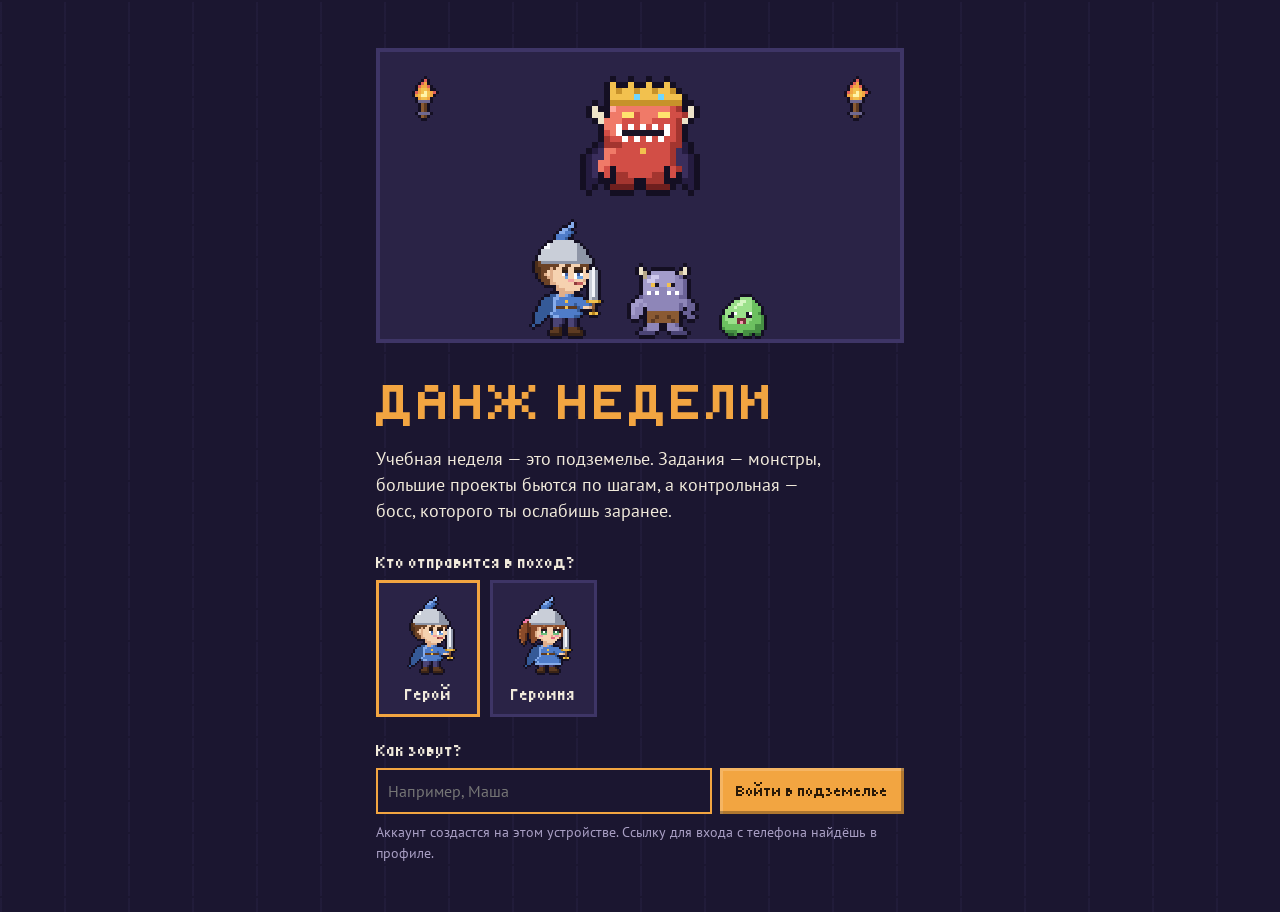
<file: frontend/index.html>
<!doctype html>
<html lang="ru">
<head>
  <meta charset="utf-8">
  <meta name="viewport" content="width=device-width, initial-scale=1, viewport-fit=cover">
  <meta name="theme-color" content="#1B1630">
  <title>Данж недели</title>
  <link rel="manifest" href="manifest.webmanifest">
  <link rel="apple-touch-icon" href="icons/apple-touch-icon.png">
  <meta name="apple-mobile-web-app-capable" content="yes">
  <link rel="stylesheet" href="css/fonts.css">
  <link rel="stylesheet" href="css/style.css?v=9">
  <link rel="icon" href="data:image/svg+xml,%3Csvg xmlns='http://www.w3.org/2000/svg' viewBox='0 0 7 8' shape-rendering='crispEdges'%3E%3Crect x='3' y='0' width='1' height='1' fill='%23F2A541'/%3E%3Crect x='2' y='1' width='3' height='1' fill='%23F2A541'/%3E%3Crect x='3' y='1' width='1' height='1' fill='%23F2C14E'/%3E%3Crect x='1' y='2' width='5' height='1' fill='%23F2A541'/%3E%3Crect x='2' y='2' width='3' height='1' fill='%23F2C14E'/%3E%3Crect x='2' y='3' width='3' height='1' fill='%23F2A541'/%3E%3Crect x='3' y='4' width='1' height='4' fill='%238A5A33'/%3E%3C/svg%3E">
</head>
<body>
  <!-- Экран входа -->
  <main id="welcome" class="welcome" hidden>
    <div class="welcome-art" id="welcome-art"></div>
    <h1 class="welcome-title">Данж недели</h1>
    <p class="welcome-lead">Учебная неделя — это подземелье. Задания — монстры, большие проекты бьются по шагам, а контрольная — босс, которого ты ослабишь заранее.</p>
    <form id="welcome-form" class="welcome-form">
      <fieldset class="gender-pick">
        <legend>Кто отправится в поход?</legend>
        <label class="gender-opt"><input type="radio" name="gender" value="m" checked><span id="pick-m"></span>Герой</label>
        <label class="gender-opt"><input type="radio" name="gender" value="f"><span id="pick-f"></span>Героиня</label>
      </fieldset>
      <label for="hero-name">Как зовут?</label>
      <div class="row">
        <input id="hero-name" name="name" maxlength="40" autocomplete="nickname" placeholder="Например, Маша" required>
        <button class="btn btn-torch" type="submit">Войти в подземелье</button>
      </div>
      <p class="hint">Аккаунт создастся на этом устройстве. Ссылку для входа с телефона найдёшь в профиле.</p>
    </form>
  </main>

  <!-- Основной экран -->
  <div id="app" class="app" hidden>
    <header class="hero-bar">
      <button class="hero-card" id="open-profile" type="button" aria-label="Профиль героя">
        <span id="hero-avatar" class="hero-avatar"></span>
        <span class="hero-meta">
          <span class="hero-name" id="hero-name-label"></span>
          <span class="hero-level"><span id="hero-level"></span> уровень</span>
          <span class="xp-bar" aria-hidden="true"><span id="xp-fill"></span></span>
        </span>
      </button>
      <nav class="hero-actions" aria-label="Герой">
        <button type="button" class="act-btn" id="open-skills"><span id="skills-icon"></span>Навыки</button>
        <button type="button" class="act-btn" id="open-gear"><span id="gear-icon"></span>Снаряжение</button>
      </nav>
      <div class="bar-right">
        <button type="button" class="sound-btn" id="sound-btn" aria-pressed="false" title="Звук">Звук выкл</button>
        <div class="stamina" id="stamina"></div>
      </div>
    </header>

    <div class="layout">
      <section class="side">
        <article class="scroll" id="guide" aria-live="polite"></article>

        <form class="quick-add" id="quick-add">
          <label for="phrase">Что задали?</label>
          <div class="row">
            <input id="phrase" maxlength="500" autocomplete="off"
                   placeholder="в пятницу контрольная по алгебре, а в среду доклад по истории">
            <button class="btn btn-torch" type="submit">Разобрать</button>
          </div>
          <button class="link-btn" type="button" id="manual-add">Добавить вручную</button>
        </form>

        <div id="drafts" class="drafts" hidden></div>

        <section id="fog" class="fog-zone" hidden>
          <h2>Туман</h2>
          <p class="hint">Срок прошёл — это не провал. Назначь новую дату, и монстр вернётся на карту.</p>
          <ul id="fog-list" class="plain-list"></ul>
        </section>

        <section id="ahead" class="ahead" hidden>
          <h2>Впереди</h2>
          <ul id="ahead-list" class="plain-list"></ul>
        </section>

        <section id="week" class="week" hidden>
          <h2>Итоги недели</h2>
          <dl id="week-stats" class="week-stats"></dl>
          <p id="week-note" class="hint"></p>
          <div id="trophy-list" class="trophy-list"></div>
        </section>
      </section>

      <section class="map" aria-label="Неделя">
        <header class="map-head">
          <h2 class="map-title">Неделя</h2>
          <div class="view-switch" role="group" aria-label="Вид">
            <button type="button" data-view="trail" aria-pressed="true">Поход</button>
            <button type="button" data-view="calendar" aria-pressed="false">Календарь</button>
          </div>
        </header>
        <div id="trail" class="trail"></div>
        <ol id="rooms" class="rooms" hidden></ol>
      </section>
    </div>
  </div>

  <!-- Проверка заданий на телефоне -->
  <dialog id="drafts-sheet" class="sheet drafts-sheet" aria-label="Проверь, что записать">
    <div id="drafts-sheet-body"></div>
  </dialog>

  <!-- Карточка монстра -->
  <dialog id="monster" class="sheet">
    <div id="monster-body"></div>
  </dialog>

  <!-- Снаряжение -->
  <dialog id="profile" class="sheet">
    <div id="profile-body"></div>
  </dialog>

  <dialog id="skills" class="sheet">
    <div id="skills-body"></div>
  </dialog>

  <dialog id="gear" class="sheet">
    <div id="gear-body"></div>
  </dialog>

  <div id="toasts" class="toasts" aria-live="polite"></div>

  <script type="module" src="js/app.js?v=9"></script>
</body>
</html>
</file>
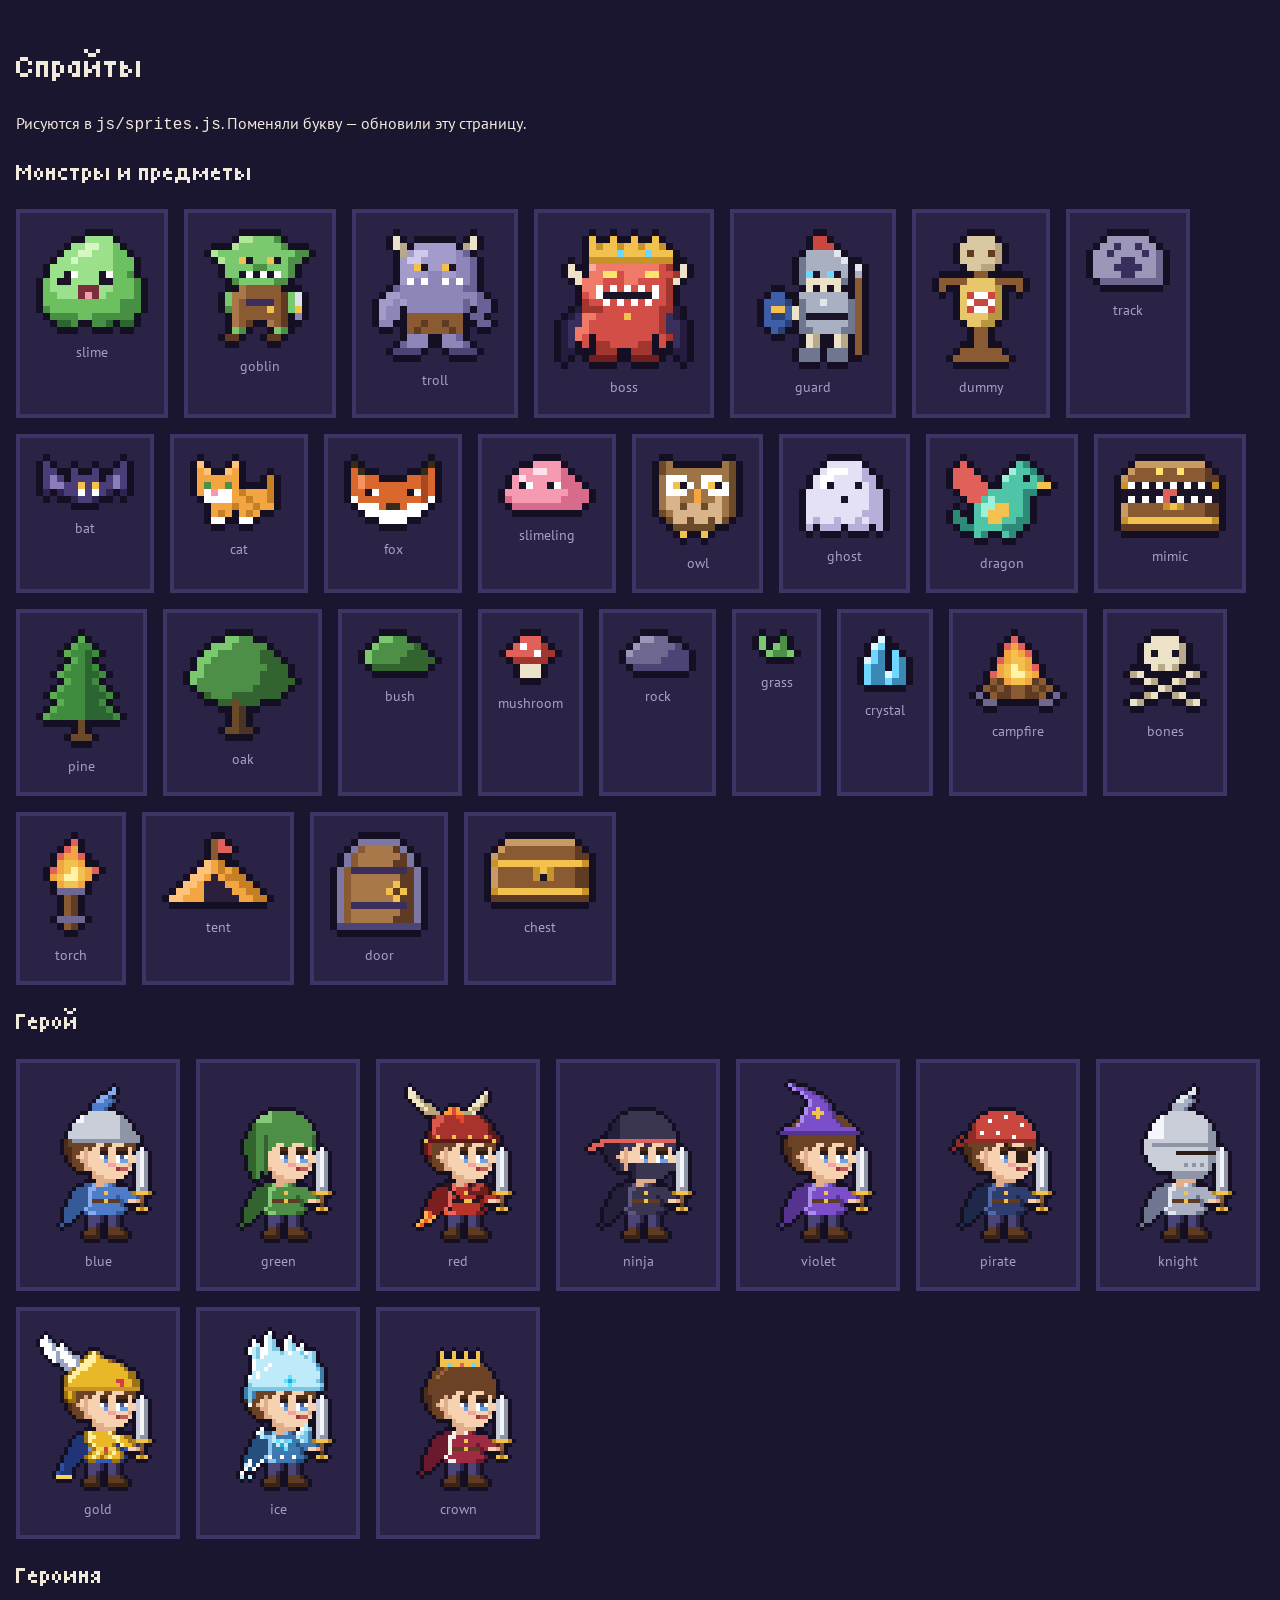
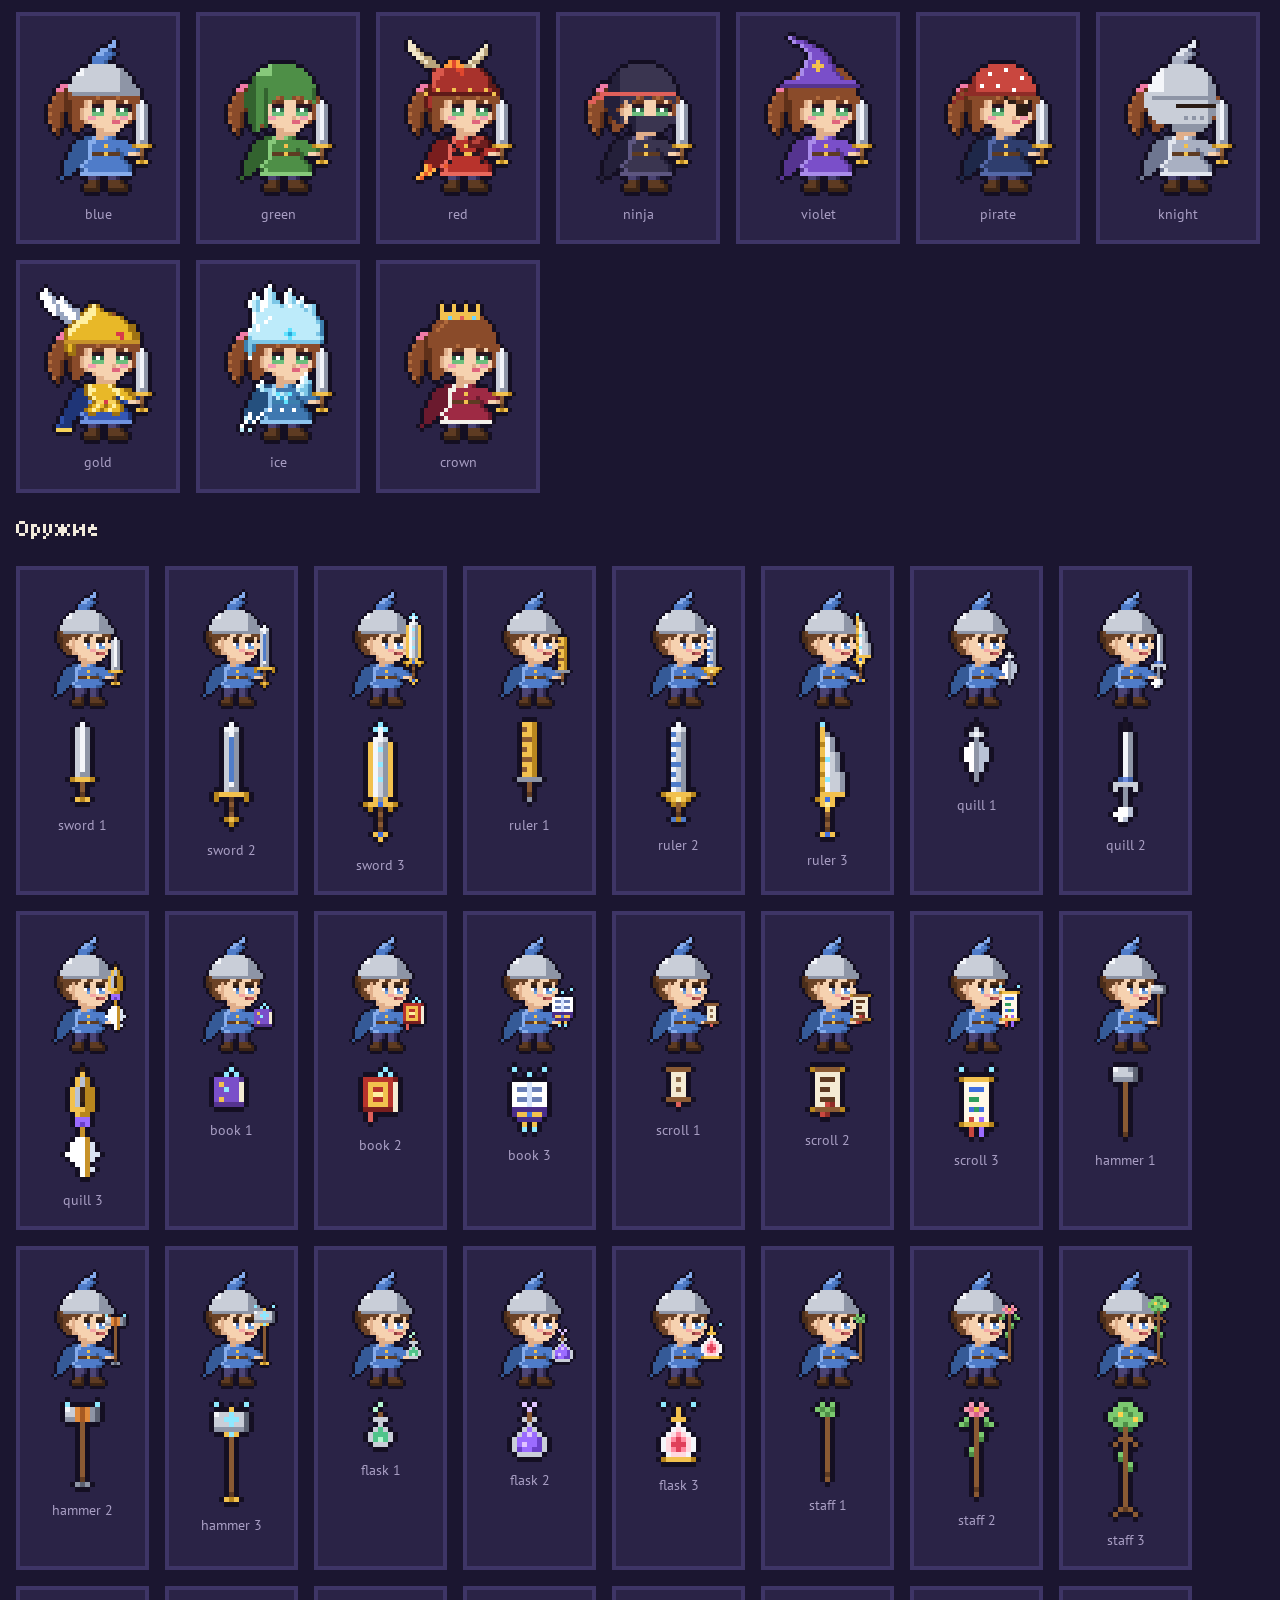
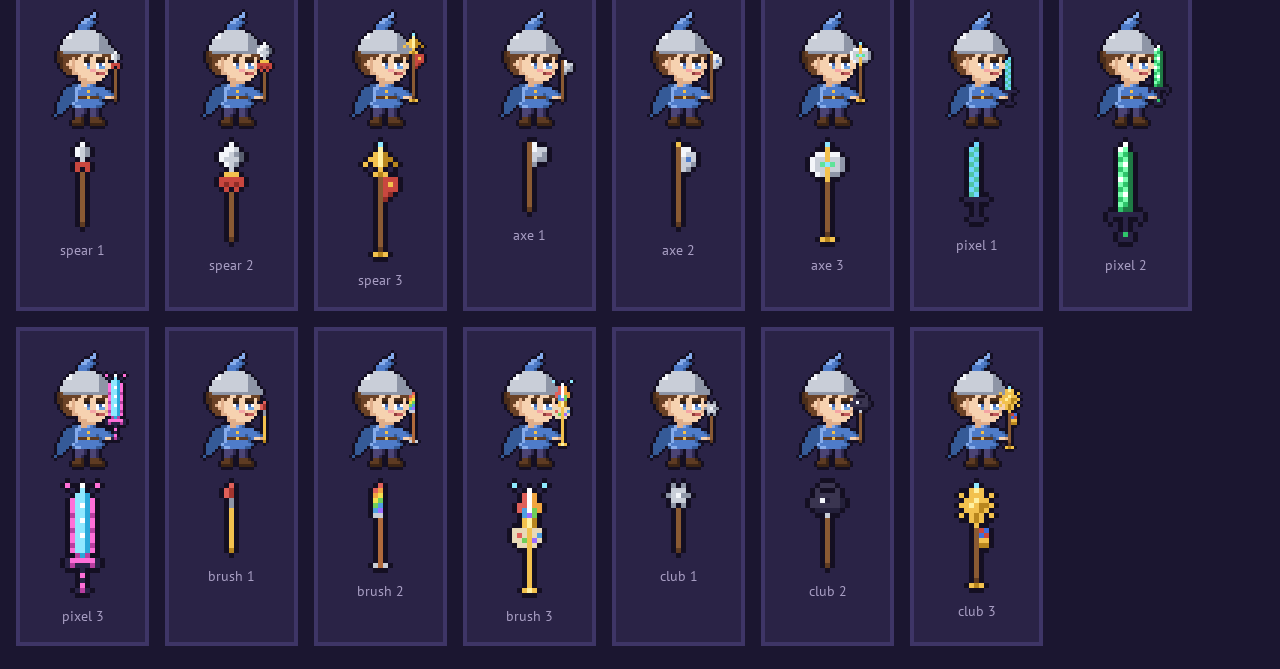
<file: frontend/sprites.html>
<!doctype html>
<html lang="ru">
<head>
  <meta charset="utf-8">
  <meta name="viewport" content="width=device-width, initial-scale=1">
  <title>Спрайты — Данж недели</title>
  <link rel="stylesheet" href="css/fonts.css">
  <style>
    body { margin: 0; padding: 24px 16px; background: #1B1630; color: #F1EADB; font: 16px/1.4 'PT Sans', sans-serif; }
    h1, h2 { font-family: 'Tiny5', sans-serif; font-weight: 400; }
    .grid { display: flex; flex-wrap: wrap; gap: 16px; }
    figure { margin: 0; padding: 16px; background: #2A2346; border: 4px solid #3E3566; text-align: center; }
    figure .sprite { display: block; margin: 0 auto 8px; }
    figure svg { width: 100%; height: 100%; }
    figcaption { font-size: .9rem; color: #A99FC4; }
    .sprite.anim { position: relative; }
    .sprite.anim svg { position: absolute; inset: 0; }
    .sprite.anim svg.f1 { visibility: hidden; }
  </style>
</head>
<body>
  <h1>Спрайты</h1>
  <p>Рисуются в <code>js/sprites.js</code>. Поменяли букву — обновили эту страницу.</p>
  <h2>Монстры и предметы</h2>
  <div class="grid" id="sprites"></div>
  <h2>Герой</h2>
  <div class="grid" id="boys"></div>
  <h2>Героиня</h2>
  <div class="grid" id="girls"></div>
  <h2>Оружие</h2>
  <div class="grid" id="weapons"></div>
  <script type="module">
    import { ALL_SPRITES, sprite } from './js/sprites.js?v=9';
    import { ALL_SKINS, WEAPONS, heroSprite, weaponIcon } from './js/hero.js?v=9';
    const $ = (s) => document.querySelector(s);
    $('#sprites').innerHTML = ALL_SPRITES
      .map((n) => `<figure>${sprite(n, 'sheet')}<figcaption>${n}</figcaption></figure>`).join('');
    for (const [id, gender] of [['#boys', 'm'], ['#girls', 'f']]) {
      $(id).innerHTML = ALL_SKINS
        .map((s) => `<figure>${heroSprite({ skin: s, gender }, 'sheet')}<figcaption>${s}</figcaption></figure>`).join('');
    }
    $('#weapons').innerHTML = Object.keys(WEAPONS)
      .map((w) => [1, 2, 3].map((t) => `<figure>${heroSprite({ skin: 'blue', weapon: w, weapon_tier: t }, '', 3)}${weaponIcon(w, t, 5)}<figcaption>${w} ${t}</figcaption></figure>`).join('')).join('');
  </script>
</body>
</html>
</file>
<file: frontend/css/fonts.css>
/* шрифты Tiny5 и PT Sans, лицензия в папке fonts */

/* tiny5-cyrillic-400-normal */
@font-face {
  font-family: 'Tiny5';
  font-style: normal;
  font-display: swap;
  font-weight: 400;
  src: url(../fonts/tiny5-cyrillic-400-normal.woff2) format('woff2');
  unicode-range: U+0301,U+0400-045F,U+0490-0491,U+04B0-04B1,U+2116;
}

/* tiny5-latin-400-normal */
@font-face {
  font-family: 'Tiny5';
  font-style: normal;
  font-display: swap;
  font-weight: 400;
  src: url(../fonts/tiny5-latin-400-normal.woff2) format('woff2');
  unicode-range: U+0000-00FF,U+0131,U+0152-0153,U+02BB-02BC,U+02C6,U+02DA,U+02DC,U+0304,U+0308,U+0329,U+2000-206F,U+20AC,U+2122,U+2191,U+2193,U+2212,U+2215,U+FEFF,U+FFFD;
}

/* pt-sans-cyrillic-400-normal */
@font-face {
  font-family: 'PT Sans';
  font-style: normal;
  font-display: swap;
  font-weight: 400;
  src: url(../fonts/pt-sans-cyrillic-400-normal.woff2) format('woff2');
  unicode-range: U+0301,U+0400-045F,U+0490-0491,U+04B0-04B1,U+2116;
}

/* pt-sans-latin-400-normal */
@font-face {
  font-family: 'PT Sans';
  font-style: normal;
  font-display: swap;
  font-weight: 400;
  src: url(../fonts/pt-sans-latin-400-normal.woff2) format('woff2');
  unicode-range: U+0000-00FF,U+0131,U+0152-0153,U+02BB-02BC,U+02C6,U+02DA,U+02DC,U+0304,U+0308,U+0329,U+2000-206F,U+20AC,U+2122,U+2191,U+2193,U+2212,U+2215,U+FEFF,U+FFFD;
}

/* pt-sans-cyrillic-400-italic */
@font-face {
  font-family: 'PT Sans';
  font-style: italic;
  font-display: swap;
  font-weight: 400;
  src: url(../fonts/pt-sans-cyrillic-400-italic.woff2) format('woff2');
  unicode-range: U+0301,U+0400-045F,U+0490-0491,U+04B0-04B1,U+2116;
}

/* pt-sans-latin-400-italic */
@font-face {
  font-family: 'PT Sans';
  font-style: italic;
  font-display: swap;
  font-weight: 400;
  src: url(../fonts/pt-sans-latin-400-italic.woff2) format('woff2');
  unicode-range: U+0000-00FF,U+0131,U+0152-0153,U+02BB-02BC,U+02C6,U+02DA,U+02DC,U+0304,U+0308,U+0329,U+2000-206F,U+20AC,U+2122,U+2191,U+2193,U+2212,U+2215,U+FEFF,U+FFFD;
}

/* pt-sans-cyrillic-700-normal */
@font-face {
  font-family: 'PT Sans';
  font-style: normal;
  font-display: swap;
  font-weight: 700;
  src: url(../fonts/pt-sans-cyrillic-700-normal.woff2) format('woff2');
  unicode-range: U+0301,U+0400-045F,U+0490-0491,U+04B0-04B1,U+2116;
}

/* pt-sans-latin-700-normal */
@font-face {
  font-family: 'PT Sans';
  font-style: normal;
  font-display: swap;
  font-weight: 700;
  src: url(../fonts/pt-sans-latin-700-normal.woff2) format('woff2');
  unicode-range: U+0000-00FF,U+0131,U+0152-0153,U+02BB-02BC,U+02C6,U+02DA,U+02DC,U+0304,U+0308,U+0329,U+2000-206F,U+20AC,U+2122,U+2191,U+2193,U+2212,U+2215,U+FEFF,U+FFFD;
}
</file>
<file: frontend/css/style.css>
/* цвета и шрифты */
:root {
  --stone: #1B1630;      /* фон */
  --wall: #2A2346;       /* комнаты */
  --wall-hi: #332B55;    /* сегодня */
  --mortar: #3E3566;     /* рамки */
  --text: #F1EADB;
  --muted: #A99FC4;
  --parchment: #EFE3C8;
  --ink: #3A2A1A;
  --torch: #F2A541;      /* кнопки */
  --torch-deep: #C77F26;
  --moss: #7BC96F;
  --ember: #E0605A;
  --fog: #6E6890;

  --pixel: 'Tiny5', 'PT Sans', system-ui, sans-serif;
  --body: 'PT Sans', system-ui, -apple-system, 'Segoe UI', sans-serif;

  --step: 4px;
  color-scheme: dark;
}

* { box-sizing: border-box; }

html { -webkit-text-size-adjust: 100%; }

body {
  margin: 0;
  font-synthesis: none;
  min-height: 100vh;
  background-color: var(--stone);
  /* кладка */
  background-image:
    linear-gradient(var(--stone) 2px, transparent 2px),
    linear-gradient(90deg, rgba(62, 53, 102, .18) 2px, transparent 2px);
  background-size: 64px 32px, 64px 32px;
  color: var(--text);
  font: 16px/1.5 var(--body);
}

h1, h2, h3 { font-family: var(--pixel); font-weight: 400; font-synthesis: none; line-height: 1.15; margin: 0; }
h2 { font-size: 1.3rem; }
h3 { font-size: 1.05rem; margin-top: calc(var(--step) * 6); margin-bottom: calc(var(--step) * 2); }
p { margin: 0; }
small { display: block; color: var(--muted); font-size: .82rem; }
[hidden] { display: none !important; }

.sr-only { position: absolute; width: 1px; height: 1px; overflow: hidden; clip: rect(0 0 0 0); white-space: nowrap; }

:focus-visible { outline: 3px solid var(--torch); outline-offset: 2px; }

.sprite { display: inline-block; line-height: 0; flex: none; }
.sprite svg { width: 100%; height: 100%; }
/* размер спрайта задаётся в sprites.js */
.fogged .sprite, .sprite.fogged { filter: grayscale(1) brightness(.8) blur(.6px); opacity: .7; }

.btn {
  font: 400 1rem var(--pixel);
  border: 0;
  border-radius: 0;
  padding: 10px 16px;
  cursor: pointer;
  box-shadow: inset -3px -3px 0 rgba(0, 0, 0, .28), inset 3px 3px 0 rgba(255, 255, 255, .18);
  transition: transform .06s;
}
.btn:active { transform: translateY(2px); }
.btn:disabled { opacity: .45; cursor: not-allowed; }
.btn-torch { background: var(--torch); color: #2A1A08; }
.btn-torch:hover { background: #F7B65E; }
.btn-ghost { background: var(--mortar); color: var(--text); }
.btn-ghost:hover { background: #4B4178; }
.btn-ink { background: var(--ink); color: var(--parchment); }

.link-btn {
  background: none; border: 0; padding: 0; cursor: pointer;
  color: var(--muted); font: inherit; text-decoration: underline; text-underline-offset: 3px;
}
.link-btn:hover { color: var(--text); }
.link-btn.ink { color: var(--ink); }
.link-btn.danger { color: var(--ember); margin-top: calc(var(--step) * 6); }

input, select {
  font: inherit;
  color: var(--text);
  background: var(--stone);
  border: 2px solid var(--mortar);
  border-radius: 0;
  padding: 9px 10px;
  min-width: 0;
  width: 100%;
}
input:focus, select:focus { border-color: var(--torch); outline: none; }
input[type=date] { color-scheme: dark; }

label { display: block; font-size: .9rem; color: var(--muted); }
label > input, label > select { margin-top: 4px; }

.row { display: flex; gap: calc(var(--step) * 2); align-items: stretch; }
.row > input { flex: 1; }
.row.end { justify-content: flex-end; margin-top: calc(var(--step) * 4); }
.hint { color: var(--muted); font-size: .88rem; margin-top: calc(var(--step) * 2); }
.hint.warn { color: var(--torch); }

.welcome {
  max-width: 560px;
  margin: 0 auto;
  padding: calc(var(--step) * 12) 16px;
}
.welcome-art {
  display: grid;
  grid-template-columns: 40px 1fr 40px;
  align-items: start;
  justify-items: center;
  gap: 8px;
  padding: 24px 24px 0;
  background: var(--wall);
  border: 4px solid var(--mortar);
}
.w-torch { animation: flicker 1.6s steps(2) infinite; }
.w-floor { grid-column: 1 / -1; display: flex; gap: 20px; align-items: flex-end; padding-top: 12px; }
.welcome-title { text-transform: uppercase; font-size: clamp(2.4rem, 8vw, 3.4rem); margin-top: 28px; color: var(--torch); letter-spacing: .02em; }
.welcome-lead { margin-top: 12px; font-size: 1.1rem; max-width: 46ch; }
.welcome-form { margin-top: 28px; }
.welcome-form label { font: 400 1.05rem var(--pixel); color: var(--text); margin-bottom: 8px; }

@keyframes flicker { 50% { filter: brightness(1.25); } }

.app { max-width: 1720px; margin: 0 auto; padding: 12px 16px 48px; }

.hero-bar {
  display: flex; align-items: center; justify-content: space-between; gap: 12px;
  padding-bottom: 12px; border-bottom: 4px solid var(--mortar);
}
.hero-card {
  display: flex; align-items: center; gap: 12px;
  background: none; border: 0; padding: 4px; color: inherit; cursor: pointer; text-align: left;
  min-width: 0;
}
.hero-avatar { position: relative; width: 64px; height: 64px; overflow: visible; background: var(--wall); border: 3px solid var(--mortar); display: grid; place-items: center; }
.hero-avatar .pet { position: absolute; right: -14px; bottom: -8px; }
.hero-meta { display: grid; gap: 2px; min-width: 0; }
.hero-name { font: 400 1.15rem var(--pixel); white-space: nowrap; overflow: hidden; text-overflow: ellipsis; }
.hero-level { font-size: .85rem; color: var(--muted); }
.xp-bar { display: block; width: 140px; height: 8px; background: var(--wall); border: 2px solid var(--mortar); }
.xp-bar span { display: block; height: 100%; background: var(--moss); transition: width .4s; }

.stamina { display: grid; justify-items: end; gap: 4px; }
.stamina-label { font-size: .85rem; color: var(--muted); }
.stamina-label b { font: 400 1rem var(--pixel); color: var(--text); }
.pips { display: flex; gap: 4px; }
.pip { width: 14px; height: 14px; background: var(--wall); border: 2px solid var(--mortar); }
.pip.done { background: var(--moss); border-color: #4E8F47; }
.pip.planned { border-color: var(--torch); }

.layout { display: grid; gap: 24px; margin-top: 20px; }
@media (min-width: 1100px) {
  .layout { grid-template-columns: 360px minmax(0, 1fr); align-items: start; }
  .side { position: sticky; top: 16px; }
}
.side { display: grid; gap: 20px; align-content: start; }
/* на телефоне карта под вводом */
@media (max-width: 1099px) {
  .layout { gap: 20px; }
  .side { display: contents; }
  .scroll { order: 1; } .quick-add { order: 2; } .drafts { order: 3; } .map { order: 4; }
  .fog-zone { order: 5; } .ahead { order: 6; } .week { order: 7; }
}

.scroll {
  position: relative;
  background: var(--parchment);
  color: var(--ink);
  padding: 18px 20px 20px;
  clip-path: polygon(0 6px, 6px 6px, 6px 0, calc(100% - 6px) 0, calc(100% - 6px) 6px, 100% 6px,
                     100% calc(100% - 6px), calc(100% - 6px) calc(100% - 6px), calc(100% - 6px) 100%,
                     6px 100%, 6px calc(100% - 6px), 0 calc(100% - 6px));
  box-shadow: inset 0 -6px 0 #D9C9A3;
}
.scroll-head { display: flex; align-items: center; gap: 10px; }
.scroll-head h2 { font-size: 1.1rem; color: #7A5A2E; }
.scroll-main { margin-top: 10px; font-size: 1.12rem; line-height: 1.45; font-style: italic; }
.scroll-actions:not(:empty) { margin-top: 14px; }
.scroll-more { list-style: none; margin: 14px 0 0; padding: 12px 0 0; border-top: 2px dashed #CDB98F; display: grid; gap: 8px; font-size: .95rem; }
.scroll-more .link-btn { font-size: .9rem; }
.mood-boss { color: #8E2A22; }
.mood-warn { color: #8A4B0B; }

.quick-add label { font: 400 1.1rem var(--pixel); color: var(--text); margin-bottom: 8px; }
.quick-add .link-btn { margin-top: 10px; font-size: .92rem; }

.drafts { background: var(--wall); border: 3px solid var(--torch); padding: 16px; }
.drafts h2, .drafts-sheet h2 { font-size: 1.1rem; margin-bottom: 12px; }

/* окно проверки на телефоне */
.sheet.drafts-sheet {
  width: 100%; max-width: 100%; max-height: calc(100dvh - 24px - env(safe-area-inset-top));
  margin: auto 0 0; padding: 0; border-width: 4px 0 0; border-color: var(--torch);
  overflow: hidden;
}
.drafts-sheet[open] { display: flex; animation: sheet-up .22s steps(4); }
.drafts-sheet > div { display: flex; flex: 1; min-height: 0; width: 100%; }
.drafts-sheet form { display: flex; flex-direction: column; flex: 1; min-height: 0; width: 100%; }
.drafts-sheet .drafts-head {
  position: relative; flex: none; padding: 18px 56px 12px 16px; border-bottom: 2px solid var(--mortar);
}
.drafts-sheet .drafts-head h2 { margin: 0; }
.drafts-sheet .drafts-head .close { top: 10px; right: 8px; width: 44px; height: 44px; }
.drafts-sheet .drafts-list { flex: 1; min-height: 0; overflow-y: auto; overscroll-behavior: contain; padding: 0 16px; }
.drafts-sheet .drafts-list .draft:first-child { border-top: 0; }
.drafts-sheet .drafts-actions {
  flex: none; margin: 0; padding: 12px 16px calc(12px + env(safe-area-inset-bottom));
  border-top: 2px solid var(--mortar); background: var(--wall);
}
.drafts-sheet .drafts-actions .btn { flex: 1; min-height: 48px; }
.drafts-sheet .drafts-actions .btn-torch { flex: 2; }
@keyframes sheet-up { from { transform: translateY(40%); } to { transform: none; } }
.draft {
  position: relative; display: grid; grid-template-columns: 60px 1fr; gap: 12px;
  border: 0; border-top: 2px solid var(--mortar); margin: 0; padding: 14px 28px 14px 0;
}
.draft-fields { display: grid; gap: 8px; }
.draft-fields .row { flex-wrap: wrap; }
.draft-fields .row > label { flex: 1 1 140px; }
@media (max-width: 760px) {
  input, select { font-size: 16px; }   /* иначе айфон приближает страницу */
  .draft { grid-template-columns: 52px 1fr; gap: 12px; padding: 16px 0; }
  /* кнопка убрать под монстром */
  .drafts .draft .close, .drafts-sheet .draft .close {
    top: 78px; left: 4px; right: auto; width: 44px; height: 44px;
    border: 2px solid var(--mortar); font-size: 1.4rem;
  }
}
.close {
  position: absolute; top: 8px; right: 8px; width: 32px; height: 32px;
  background: none; border: 0; color: var(--muted); font-size: 1.6rem; line-height: 1; cursor: pointer;
}
.close:hover { color: var(--text); }

.side h2 { font-size: 1.05rem; margin-bottom: 8px; }
.plain-list { list-style: none; margin: 0; padding: 0; display: grid; gap: 6px; }
.list-item {
  width: 100%; display: flex; align-items: center; gap: 10px; text-align: left;
  background: var(--wall); border: 2px solid var(--mortar); color: inherit; padding: 8px 10px; cursor: pointer; font: inherit;
}
.list-item:hover { border-color: var(--muted); }
.fog-zone { padding: 14px; background: repeating-linear-gradient(135deg, rgba(110, 104, 144, .16) 0 8px, transparent 8px 16px); border: 2px dashed var(--fog); }
.trophy-list { display: flex; flex-wrap: wrap; gap: 6px; }
.trophy {
  display: inline-flex; align-items: center; gap: 6px; max-width: 100%;
  background: none; border: 2px solid #3F5E3A; color: var(--moss); padding: 4px 8px; cursor: pointer; font-size: .85rem;
}
.trophy span { white-space: nowrap; overflow: hidden; text-overflow: ellipsis; max-width: 18ch; }

.map-title { font-size: 1.3rem; margin-bottom: 12px; }
.rooms { list-style: none; margin: 0; padding: 0; display: grid; gap: 12px; }
@media (min-width: 700px) { .rooms { grid-template-columns: repeat(2, minmax(0, 1fr)); } }
@media (min-width: 1100px) { .rooms { grid-template-columns: repeat(4, minmax(0, 1fr)); } }
/* 7 колонок на большом экране */
@media (min-width: 1600px) {
  .rooms { grid-template-columns: repeat(7, minmax(0, 1fr)); gap: 0; border: 4px solid var(--mortar); }
  .room { min-height: 460px; border: 0 !important; }
  .room + .room { border-left: 4px solid var(--mortar) !important; }
}

.room {
  background: var(--wall);
  border: 4px solid var(--mortar);
  padding: 10px 10px 14px;
  display: flex; flex-direction: column; gap: 10px;
  min-width: 0;
}
.room.today { background: var(--wall-hi); box-shadow: inset 0 4px 0 var(--torch); }
.room.rest { background: #241F3A; }
.room.overload .room-load { color: var(--ember); }

.room-head { display: flex; align-items: center; gap: 8px; }
.room-day { display: grid; flex: 1; min-width: 0; }
.room-day .wd { font: 400 1.35rem var(--pixel); line-height: 1; }
.room.today .room-day .wd { color: var(--torch); }
.room-day .dt { font-size: .82rem; color: var(--muted); }
.room-load { font: 400 .85rem var(--pixel); color: var(--muted); }
.rest-btn {
  display: inline-flex; align-items: center; gap: 4px;
  background: none; border: 2px solid var(--mortar); color: var(--muted);
  font-size: .75rem; padding: 3px 6px; cursor: pointer;
}
.rest-btn.on { border-color: var(--torch); color: var(--torch); }
@media (min-width: 1600px) { .rest-btn span { display: none; } }

.room-load-bar { height: 4px; background: var(--stone); }
.room-load-bar span { display: block; height: 100%; background: var(--moss); }
.room.overload .room-load-bar span { background: var(--ember); }

.room-empty { color: var(--muted); font-size: .88rem; display: flex; align-items: center; gap: 6px; }

.monster-row { display: grid; gap: 6px; }
.monster-name {
  display: flex; align-items: center; gap: 8px; width: 100%;
  background: none; border: 0; padding: 0; color: inherit; text-align: left; cursor: pointer; font: inherit;
}
.monster-name > span { font-weight: 700; font-size: .95rem; line-height: 1.25; min-width: 0; hyphens: auto; overflow-wrap: anywhere; }
.monster-name:hover > span { text-decoration: underline; text-underline-offset: 3px; }
.monster-row.defeated .sprite { opacity: .4; filter: grayscale(.6); }

.steps { list-style: none; margin: 0; padding: 0; display: grid; gap: 4px; }
.step {
  display: flex; align-items: flex-start; gap: 8px; width: 100%;
  background: var(--stone); border: 2px solid transparent; color: var(--text);
  padding: 6px 8px; text-align: left; font: inherit; font-size: .88rem; line-height: 1.3; cursor: pointer;
  hyphens: auto; overflow-wrap: anywhere;
}
.step:hover { border-color: var(--torch); }
.step .tick { flex: none; width: 14px; height: 14px; margin-top: 1px; border: 2px solid var(--muted); }
.step.done { color: var(--muted); text-decoration: line-through; background: transparent; }
.step.done .tick { background: var(--moss); border-color: var(--moss); }
.step.battle { border-color: var(--ember); color: #FFD1CC; }
.step.battle .tick { border-color: var(--ember); }

.door {
  display: flex; align-items: center; gap: 8px; text-align: left;
  background: none; border: 2px dashed var(--mortar); color: var(--muted);
  padding: 6px 8px; font: inherit; font-size: .85rem; cursor: pointer;
}

.sheet {
  width: min(560px, calc(100% - 24px));
  max-height: calc(100% - 24px);
  background: var(--wall); color: var(--text);
  border: 4px solid var(--mortar); border-radius: 0;
  padding: 24px 20px 20px;
}
.sheet::backdrop { background: rgba(10, 8, 20, .72); }
.sheet .close { top: 10px; right: 10px; }

.m-top { display: flex; gap: 20px; align-items: center; }
@media (max-width: 460px) { .m-top { flex-direction: column; align-items: flex-start; } }
.m-sprite { background: var(--stone); padding: 14px; border: 3px solid var(--mortar); }
.m-kind { color: var(--muted); font-size: .9rem; }
.m-title { font-size: 1.5rem; margin-top: 4px; }
.m-subject { margin-top: 4px; color: var(--muted); }
.hp { display: flex; gap: 3px; margin-top: 12px; }
.hp span { flex: 1; max-width: 36px; height: 12px; background: var(--stone); border: 2px solid var(--mortar); }
.hp span.full { background: var(--torch); border-color: var(--torch-deep); }
.hp.kind-boss span.full { background: var(--ember); border-color: #A9433D; }
.badge { display: inline-block; margin-top: 10px; font: 400 .9rem var(--pixel); padding: 3px 8px; border: 2px solid; }
.badge.win { color: var(--moss); }
.badge.fog { color: var(--muted); border-style: dashed; }
.badge.boss { color: var(--ember); }

.m-steps { margin: 20px 0 0; padding: 0 0 0 22px; display: grid; gap: 10px; }
.m-steps li { padding-left: 4px; }
.m-steps li::marker { font-family: var(--pixel); color: var(--muted); }
.m-steps li > * { vertical-align: middle; }
.m-steps li { display: list-item; }
.m-steps .step-text { display: inline-block; width: calc(100% - 120px); }
.m-steps .btn { float: right; padding: 7px 12px; font-size: .9rem; }
.m-steps li::after { content: ''; display: block; clear: both; }
.m-steps li.done .step-text { color: var(--muted); text-decoration: line-through; }
.m-steps li.battle .step-text { color: #FFB3AC; }
.m-deadline { margin-top: 22px; padding-top: 16px; border-top: 2px solid var(--mortar); }
.m-deadline label { color: var(--text); margin-bottom: 6px; font-weight: 700; }

/* удар и победа */
.m-sprite.hit .sprite { animation: shake .28s steps(4); }
@keyframes shake { 25% { transform: translate(-6px, 0); } 50% { transform: translate(5px, -3px); } 75% { transform: translate(-3px, 2px); } }
.m-sprite.shatter .sprite { animation: shatter .75s steps(6) forwards; }
@keyframes shatter {
  0% { transform: scale(1); filter: none; opacity: 1; }
  30% { transform: scale(1.12) rotate(-4deg); filter: brightness(2); }
  100% { transform: scale(.4) translateY(30px); filter: brightness(2) blur(4px); opacity: 0; }
}
.m-sprite.defeated .sprite { opacity: .35; filter: grayscale(.7); }

.gear-grid { display: grid; grid-template-columns: repeat(auto-fill, minmax(118px, 1fr)); gap: 8px; }
.gear-item {
  display: grid; justify-items: center; gap: 6px; padding: 10px 6px;
  background: var(--stone); border: 3px solid var(--mortar); color: var(--text);
  font: inherit; font-size: .85rem; text-align: center; cursor: pointer;
}
.gear-item.on { border-color: var(--torch); }
.gear-item:disabled { opacity: .45; cursor: not-allowed; }
.empty-pet { width: 48px; height: 48px; border: 2px dashed var(--mortar); }
.code { font: 700 1.25rem var(--body); color: var(--torch); letter-spacing: .14em; }
#gear-body p, #profile-body p { margin-top: 6px; }

.toasts { position: fixed; left: 50%; bottom: 20px; transform: translateX(-50%); display: grid; gap: 8px; z-index: 50; width: max-content; max-width: calc(100% - 32px); }
.toast {
  background: var(--stone); border: 3px solid var(--mortar); padding: 10px 16px;
  font: 400 1rem var(--pixel); animation: rise .25s steps(3);
}
.toast.xp { color: var(--moss); border-color: #3F5E3A; }
.toast.win { color: var(--torch); border-color: var(--torch); }
.toast.bad { color: #FFB3AC; border-color: var(--ember); font-family: var(--body); font-weight: 400; }
@keyframes rise { from { transform: translateY(12px); opacity: 0; } }

@media (max-width: 520px) {
  .xp-bar { width: 100px; }
  .quick-add .row, .welcome-form .row { flex-direction: column; }
  .stamina-label { display: none; }
}

@media (prefers-reduced-motion: reduce) {
  *, *::before, *::after { animation: none !important; transition: none !important; }
}

/* кадры анимации спрайтов */
.sprite.anim { position: relative; }
.sprite.anim svg { position: absolute; inset: 0; }
.sprite.anim svg.f1 { visibility: hidden; }
.sprite.anim.loop svg.f0, .walking .sprite.anim svg.f0 { animation: frame0 .5s step-end infinite; }
.sprite.anim.loop svg.f1, .walking .sprite.anim svg.f1 { animation: frame1 .5s step-end infinite; }
.walking .sprite.anim svg.f0, .walking .sprite.anim svg.f1 { animation-duration: .3s; }
@keyframes frame0 { 0% { visibility: visible; } 50% { visibility: hidden; } }
@keyframes frame1 { 0% { visibility: hidden; } 50% { visibility: visible; } }
@keyframes bob { 50% { transform: translateY(-3px); } }
@keyframes squash { 50% { transform: scale(1.06, .92); } }

/* шапка карты и переключатель */
.map-head { display: flex; align-items: center; justify-content: space-between; gap: 12px; margin-bottom: 12px; }
.map-head .map-title { margin: 0; }
.view-switch { display: flex; border: 3px solid var(--mortar); }
.view-switch button {
  font: 400 1rem var(--pixel); color: var(--muted); background: var(--stone);
  border: 0; padding: 6px 14px; cursor: pointer;
}
.view-switch button[aria-pressed="true"] { background: var(--torch); color: #2A1A08; }

.bar-right { display: flex; align-items: center; gap: 14px; }
.hero-actions { display: flex; gap: 8px; margin-right: auto; }
.act-btn {
  display: inline-flex; align-items: center; gap: 8px; min-height: 44px;
  font: 400 .95rem var(--pixel); color: var(--text); background: var(--wall);
  border: 3px solid var(--mortar); padding: 4px 12px 4px 8px; cursor: pointer;
}
.act-btn:hover, .act-btn:focus-visible { border-color: var(--torch); }
.act-btn > span { display: grid; place-items: center; width: 28px; height: 28px; }
@media (max-width: 640px) {
  .hero-bar { flex-wrap: wrap; }
  .hero-actions { order: 3; width: 100%; }
  .bar-right { margin-left: auto; gap: 8px; }
  .xp-bar { width: 90px; }
  .hero-card { gap: 8px; }
  .act-btn { flex: 1; justify-content: center; }
}
.sound-btn {
  font: 400 .9rem var(--pixel); color: var(--muted); background: none;
  border: 2px solid var(--mortar); padding: 4px 10px; cursor: pointer;
}
.sound-btn[aria-pressed="true"] { color: var(--torch); border-color: var(--torch); }

/* поход */
.trail-world {
  position: relative; height: 420px; overflow: hidden;
  border: 4px solid var(--mortar);
  background: linear-gradient(var(--sky-top), var(--sky-bottom) 210px);
}
.tw-sky, .tw-layer, .tw-particles { position: absolute; inset: 0; pointer-events: none; }
.tw-layer { right: auto; will-change: transform; }
.tw-layer svg, .tw-layer .decor { position: absolute; left: 0; top: 0; }
.tw-hills .decor { filter: brightness(.82) saturate(.9); }
.tw-fg { z-index: 3; }
.tw-fg .decor { filter: brightness(.7); }
.tw-particles { z-index: 4; overflow: hidden; }
.trail-scroll {
  position: absolute; inset: 0; z-index: 2;
  overflow-x: auto; overflow-y: hidden;
  scrollbar-color: var(--mortar) transparent;
}
.trail-scene { position: relative; height: 420px; min-width: 100%; }
.tw-static { position: absolute; inset: 0; }
.tw-ground, .tw-cave { position: absolute; top: 0; }
.tw-ground { left: 0; }
.tw-season {
  position: absolute; z-index: 5; right: 8px; top: 8px;
  font: 400 .85rem var(--pixel); color: #fff; background: rgba(20, 15, 34, .55); padding: 3px 8px;
}

.tw-sky .star { position: absolute; width: 2px; height: 2px; background: #fff; animation: twinkle 3s steps(2) infinite; }
.tw-sky .sun, .tw-sky .moon {
  position: absolute; width: 28px; height: 28px; background: var(--c);
  box-shadow: 0 0 0 4px color-mix(in srgb, var(--c) 45%, transparent), 0 0 0 10px color-mix(in srgb, var(--c) 18%, transparent);
  clip-path: polygon(25% 0, 75% 0, 75% 10%, 90% 10%, 90% 25%, 100% 25%, 100% 75%, 90% 75%, 90% 90%, 75% 90%, 75% 100%, 25% 100%, 25% 90%, 10% 90%, 10% 75%, 0 75%, 0 25%, 10% 25%, 10% 10%, 25% 10%);
}
.tw-sky .moon { box-shadow: inset -8px -4px 0 rgba(0, 0, 0, .12); }
.tw-sky .cloud {
  position: absolute; left: -120px; width: 64px; height: 12px; background: var(--c); opacity: .85;
  box-shadow: 12px -8px 0 0 var(--c), 28px -12px 0 0 var(--c), 40px -6px 0 0 var(--c), 52px 0 0 0 var(--c);
  animation: drift linear infinite;
}
@keyframes twinkle { 50% { opacity: .3; } }
@keyframes drift { to { transform: translateX(calc(100vw + 240px)); } }

.decor { position: absolute; transform: translate(-50%, -100%); pointer-events: none; }
.decor.back { filter: brightness(.88) saturate(.9); }
.decor.glow { filter: drop-shadow(0 0 6px rgba(111, 214, 255, .7)); }
.season-winter .decor.glow, .season-newyear .decor.glow { filter: drop-shadow(0 0 6px rgba(242, 193, 78, .6)); }

.garland { position: absolute; top: 0; left: 0; }
.garland .bulb { animation: bulb 1.2s steps(1) infinite; }
.garland .b0 { fill: #E0605A; } .garland .b1 { fill: #F2C14E; animation-delay: -.3s; }
.garland .b2 { fill: #6FD6FF; animation-delay: -.6s; } .garland .b3 { fill: #7BC96F; animation-delay: -.9s; }
@keyframes bulb { 50% { opacity: .35; } }

/* частицы */
.tw-particles i { position: absolute; top: -10px; animation: fall linear infinite; }
.p-snow { width: 3px; height: 3px; background: #fff; }
.p-snow.c1 { width: 2px; height: 2px; }
.p-leaves { width: 5px; height: 3px; background: #E8873A; }
.p-leaves.c1 { background: #C9473F; } .p-leaves.c2 { background: #F2C14E; }
.p-petals { width: 4px; height: 3px; background: #F7B8CF; }
.p-petals.c1 { background: #FFFFFF; }
.p-fly { position: absolute; animation: flutter linear infinite; }
@keyframes fall {
  0% { transform: translate(0, 0) rotate(0); }
  25% { transform: translate(14px, 110px) rotate(90deg); }
  50% { transform: translate(-6px, 220px) rotate(180deg); }
  75% { transform: translate(12px, 330px) rotate(270deg); }
  100% { transform: translate(0, 440px) rotate(360deg); }
}
@keyframes flutter {
  0% { transform: translate(0, 0); } 25% { transform: translate(60px, -30px); }
  50% { transform: translate(120px, 10px); } 75% { transform: translate(60px, 40px); } 100% { transform: translate(0, 0); }
}

/* узлы тропы */
.tnode {
  position: absolute; transform: translate(-50%, -100%);
  display: flex; flex-direction: column; align-items: center;
  background: none; border: 0; padding: 0; color: inherit; font: inherit;
}
button.tnode { cursor: pointer; }
.tnode::before {
  content: ''; position: absolute; left: 50%; bottom: -5px; transform: translateX(-50%);
  width: 70%; height: 8px; background: rgba(0, 0, 0, .28); border-radius: 50%; z-index: -1;
}
.t-day::before, .t-quiet::before, .t-fog::before { display: none; }
.t-label {
  position: absolute; top: calc(100% + 8px); left: 50%; transform: translateX(-50%);
  max-width: 124px; white-space: nowrap; overflow: hidden; text-overflow: ellipsis;
  font-size: .76rem; font-weight: 700; line-height: 1.2; color: #fff;
  background: rgba(20, 15, 34, .82); padding: 2px 6px;
}
.t-sub {
  position: absolute; top: calc(100% + 28px); left: 50%; transform: translateX(-50%);
  max-width: 140px; white-space: nowrap; overflow: hidden; text-overflow: ellipsis;
  font-size: .72rem; color: #fff; background: rgba(20, 15, 34, .82); padding: 1px 5px;
}
.t-note {
  position: absolute; top: calc(100% + 44px); left: 50%; transform: translateX(-50%);
  white-space: nowrap; font-size: .72rem; color: #fff; background: rgba(20, 15, 34, .82); padding: 1px 5px;
}
.t-dummy .t-note, .t-track .t-note { top: calc(100% + 48px); }
.t-hp { position: absolute; top: calc(100% + 30px); left: 50%; transform: translateX(-50%); display: flex; gap: 2px; }
.t-hp i { width: 9px; height: 6px; background: var(--stone); border: 1px solid var(--mortar); }
.t-hp i.full { background: var(--torch); border-color: var(--torch-deep); }
.t-hp.kind-boss i.full, .t-hp.kind-guard i.full { background: var(--ember); border-color: #A9433D; }
.t-badge { position: absolute; right: -10px; top: -6px; background: rgba(20, 15, 34, .85); padding: 2px; line-height: 0; }

.t-body { position: relative; display: block; line-height: 0; }
.t-monster .t-body .sprite { animation: bob 1.4s steps(2) infinite; transform-origin: bottom center; }
.t-monster.kind-slime .t-body .sprite { animation-name: squash; }
.t-dummy .t-body .sprite, .t-track .t-body .sprite { animation: none; }
.t-monster:hover .t-label, .t-monster:focus-visible .t-label { color: var(--torch); }
.t-monster.passed .t-body { opacity: .45; filter: grayscale(.7); }
.t-monster.passed .t-body .sprite, .t-monster.dead .t-body .sprite { animation: none; }
.t-monster.dead .t-label { color: var(--muted); text-decoration: line-through; }
.t-monster.battle .t-label { color: #FFB3AC; }
.t-monster.hurt .t-body { animation: hurt .3s steps(3); }
.t-dummy.hurt .t-body { animation: wobble .4s steps(4); transform-origin: bottom center; }
.t-monster.shatter .t-body { animation: shatter .65s steps(6) forwards; }
@keyframes hurt { 0%, 100% { filter: brightness(3) saturate(0); transform: translateX(6px); } 50% { filter: none; transform: translateX(-3px); } }
@keyframes wobble { 25% { transform: rotate(8deg); } 50% { transform: rotate(-6deg); } 75% { transform: rotate(4deg); } }

.t-sign {
  display: grid; justify-items: center; min-width: 54px; padding: 3px 8px;
  background: #6B4A2A; border: 3px solid #3A2A1A; box-shadow: inset 0 2px 0 #8A5A33; color: #fff;
}
.t-sign b { font: 400 1.15rem var(--pixel); line-height: 1; }
.t-sign small { color: #EFE3C8; font-size: .7rem; }
.t-day::after { content: ''; width: 6px; height: 26px; background: #3A2A1A; }
.t-day.today .t-sign { background: var(--torch); border-color: var(--torch-deep); box-shadow: none; color: #2A1A08; }
.t-day.today .t-sign small { color: #2A1A08; }
.t-rest {
  position: absolute; top: calc(100% + 6px); left: 50%; transform: translateX(-50%);
  background: rgba(20, 15, 34, .8); border: 2px solid var(--mortar); padding: 3px 5px; cursor: pointer; line-height: 0;
}
.t-rest.on { border-color: var(--torch); }
.t-camp { flex-direction: row; align-items: flex-end; gap: 4px; }
.t-quiet .t-label { color: #fff; font-weight: 400; background: rgba(20, 15, 34, .4); }
.t-fog .fog-cloud {
  display: flex; gap: 2px; padding: 16px 14px 10px;
  background:
    radial-gradient(circle at 25% 60%, rgba(220, 220, 240, .55) 0 30%, transparent 31%),
    radial-gradient(circle at 70% 50%, rgba(220, 220, 240, .5) 0 35%, transparent 36%),
    radial-gradient(circle at 50% 30%, rgba(220, 220, 240, .45) 0 30%, transparent 31%);
}
.t-fog-monster { background: none; border: 0; padding: 0; cursor: pointer; }

.trail-hero {
  position: absolute; transform: translate(-50%, -100%);
  display: flex; flex-direction: column; align-items: center;
  transition: left .9s linear, top .9s linear;
}
.trail-hero::before {
  content: ''; position: absolute; left: 50%; bottom: -4px; transform: translateX(-50%);
  width: 40px; height: 8px; background: rgba(0, 0, 0, .3); border-radius: 50%;
}
.t-hero-body { position: relative; display: block; line-height: 0; transition: transform .12s; }
.trail-hero.walking .t-hero-body .sprite { animation: bob .3s steps(2) infinite; }
.trail-hero.back .t-hero-body { transform: scaleX(-1); }
.trail-hero.attack .t-hero-body { transform: translateX(22px); }
.t-pet { position: absolute; left: -34px; bottom: 0; }
.t-pet .sprite { animation: bob 1s steps(2) infinite; }
.trail-hero.walking .t-pet .sprite { animation-duration: .25s; }

.trail-bubble {
  position: absolute; bottom: calc(100% + 10px); left: 50%;
  transform: translateX(calc(-50% + var(--shift, 0px)));
  white-space: nowrap; max-width: min(260px, 80vw); overflow: hidden; text-overflow: ellipsis;
  background: var(--parchment); color: var(--ink); border: 3px solid #CDB98F;
  font: 700 .85rem var(--body); padding: 6px 10px;
}
button.trail-bubble { cursor: pointer; }
button.trail-bubble:hover { border-color: var(--torch); }
.trail-bubble::after {
  content: ''; position: absolute; top: 100%; left: calc(50% - var(--shift, 0px)); margin-left: -6px;
  border: 6px solid transparent; border-top-color: #CDB98F;
}
.trail-bubble.battle { border-color: var(--ember); color: #8E2A22; }
.trail-bubble.calm { font-weight: 400; font-style: italic; }
.trail-hero.walking .trail-bubble { visibility: hidden; }
.trail-hero.visiting .trail-bubble { visibility: hidden; }
.trail-hero.sitting::before { width: 52px; }
.trail-hero.sitting .t-pet { left: -30px; }

/* выбор героя, навыки */
.gender-pick { display: flex; gap: 10px; border: 0; padding: 0; margin: 0 0 16px; }
.gender-pick legend { font: 400 1.05rem var(--pixel); color: var(--text); margin-bottom: 8px; padding: 0; }
.gender-opt {
  display: grid; justify-items: center; gap: 6px; padding: 10px 18px; cursor: pointer;
  background: var(--wall); border: 3px solid var(--mortar); color: var(--text); font-weight: 700;
}
.gender-opt input { position: absolute; opacity: 0; pointer-events: none; }
.gender-opt:has(input:checked) { border-color: var(--torch); }
.gender-opt:has(input:focus-visible) { outline: 3px solid var(--torch); outline-offset: 2px; }
.gender-switch { display: inline-flex; border: 3px solid var(--mortar); margin-top: 12px; }
.gender-switch button { font: 400 .95rem var(--pixel); background: var(--stone); color: var(--muted); border: 0; padding: 6px 14px; cursor: pointer; }
.gender-switch button[aria-pressed="true"] { background: var(--torch); color: #2A1A08; }
.gear-head { display: flex; gap: 16px; align-items: flex-end; margin-bottom: 12px; }
.gear-preview { display: flex; align-items: flex-end; gap: 4px; padding: 8px 12px; background: var(--stone); border: 3px solid var(--mortar); }
.gear-tabs { display: flex; border: 3px solid var(--mortar); margin-top: 8px; }
.gear-tabs button {
  flex: 1; display: grid; gap: 2px; padding: 7px 8px; cursor: pointer; text-align: center;
  font: 400 .95rem var(--pixel); background: var(--stone); color: var(--muted); border: 0;
}
.gear-tabs button + button { border-left: 3px solid var(--mortar); }
.gear-tabs button small { font: 400 .72rem var(--body); white-space: nowrap; overflow: hidden; text-overflow: ellipsis; }
.gear-tabs button[aria-selected="true"] { background: var(--torch); color: #2A1A08; }
.gear-tabs button[aria-selected="true"] small { color: #4A2E0C; }
.gear-count { margin: 10px 0 8px; }
.tiers { display: flex; align-items: flex-end; gap: 6px; min-height: 52px; }
.tiers > span { opacity: .35; filter: grayscale(1); }
.tiers > span.got { opacity: .7; filter: none; }
.tiers > span.now { opacity: 1; }
.stars { color: var(--torch); letter-spacing: 1px; white-space: nowrap; }
.gear-item small + small { color: var(--muted); }
#skills-body .hint { margin: 6px 0 14px; }
.skill-reward { grid-column: 1 / -1; display: flex; align-items: center; gap: 6px; margin-top: 4px; font-size: .72rem; color: var(--muted); }
.skill-reward .sprite { opacity: .45; filter: grayscale(1); }
.skill-reward.got { color: var(--torch); }
.skill-reward.got .sprite { opacity: 1; filter: none; }
.skills { list-style: none; margin: 0; padding: 0; display: grid; gap: 6px; grid-template-columns: repeat(auto-fill, minmax(160px, 1fr)); }
.skill {
  display: grid; grid-template-columns: 1fr auto; gap: 2px 8px; align-items: center;
  background: var(--stone); border: 2px solid var(--mortar); padding: 5px 8px; font-size: .85rem;
}
.skill.zero { opacity: .6; }
.skill.zero > small, .skill.zero .skill-bar { display: none; }
.skill-name { font-weight: 700; line-height: 1.15; }
.skill-lvl { font: 400 1.1rem var(--pixel); color: var(--torch); }
.skill-rank { font-size: .75rem; color: var(--muted); grid-column: 1 / -1; }
.skill-bar { grid-column: 1 / -1; height: 5px; background: var(--wall); }
.skill-bar i { display: block; height: 100%; background: var(--moss); }
.skill small { grid-column: 1 / -1; font-size: .7rem; }
.m-kind-form { margin-top: 18px; padding-top: 14px; }
.m-kind-form .row { flex-wrap: wrap; }
.m-kind-form label { flex: 1 1 180px; }
.map { min-width: 0; }

.week-stats { display: grid; grid-template-columns: repeat(3, 1fr); gap: 6px; margin: 0; }
.week-stats div { background: var(--wall); border: 2px solid var(--mortar); padding: 8px 10px; }
.week-stats dt { font-size: .78rem; color: var(--muted); }
.week-stats dd { margin: 0; font: 400 1.5rem var(--pixel); color: var(--moss); }
.week .trophy-list { margin-top: 10px; }
</file>
